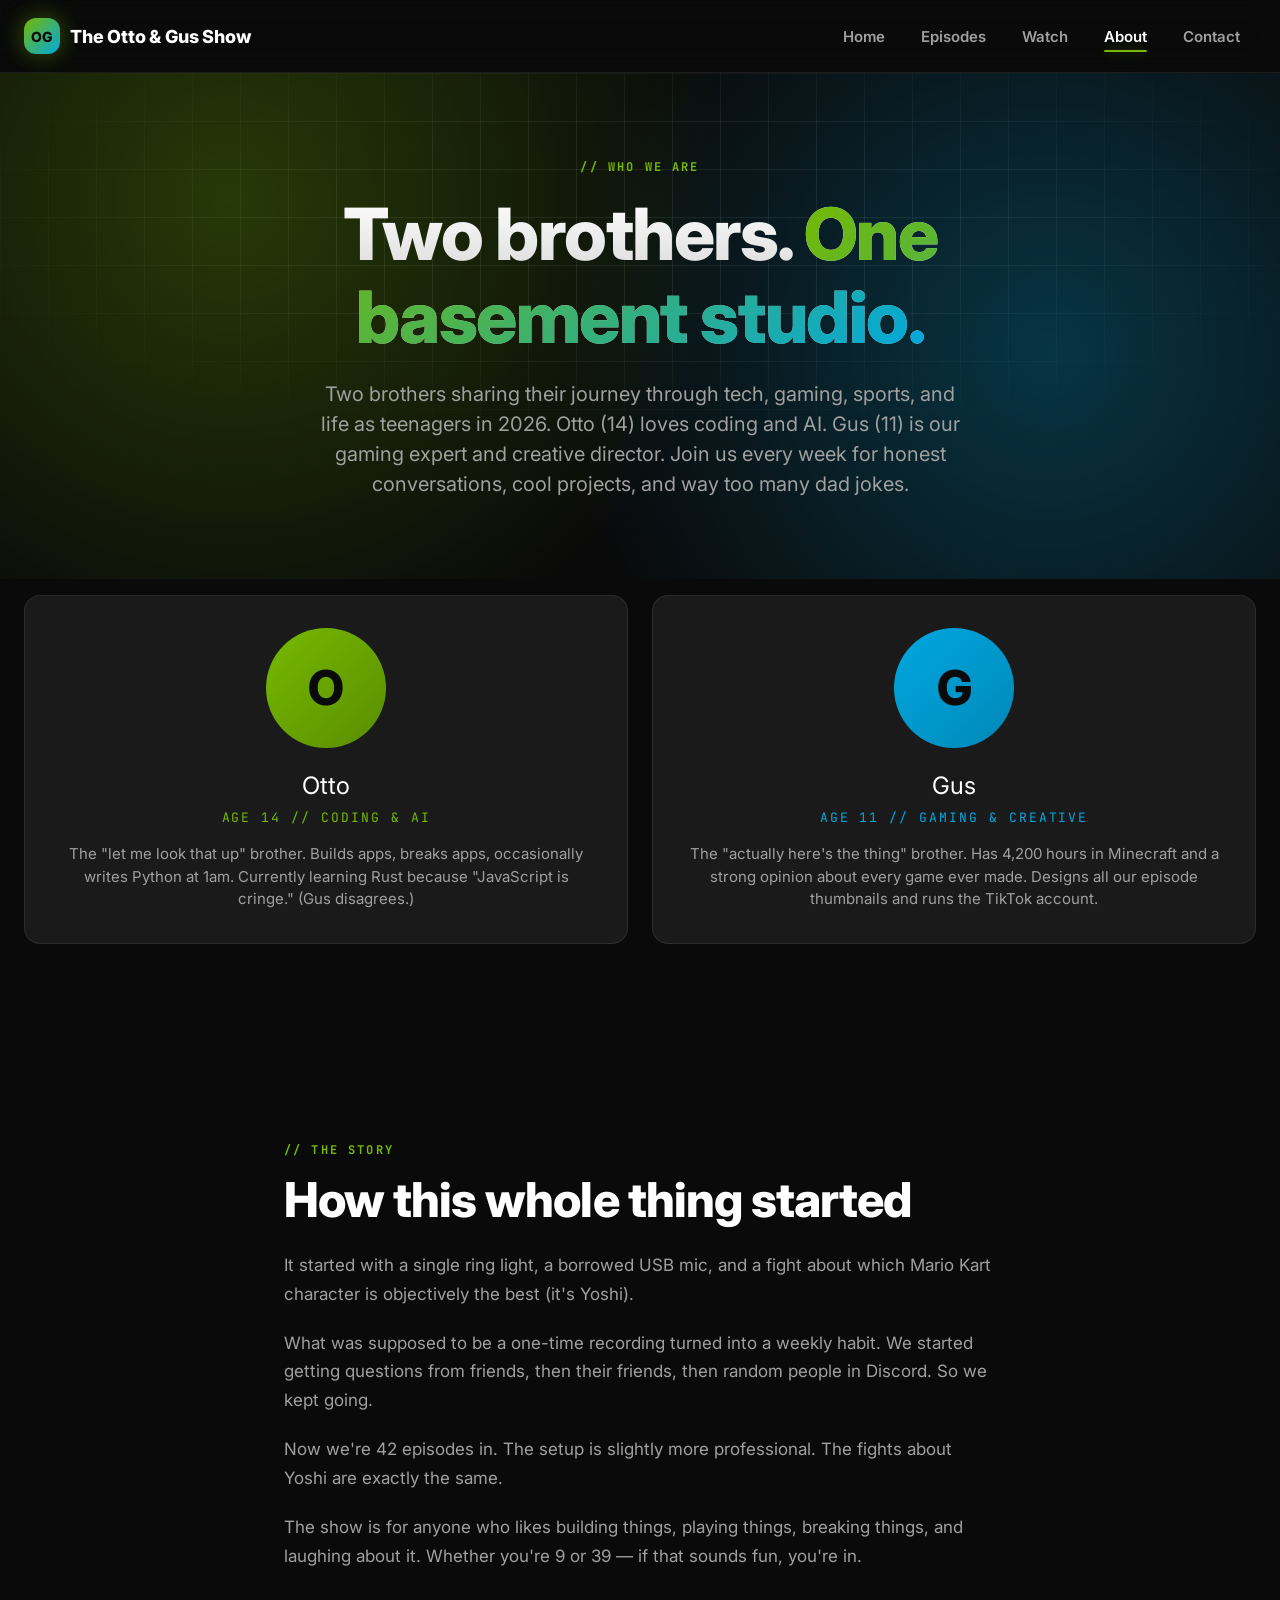
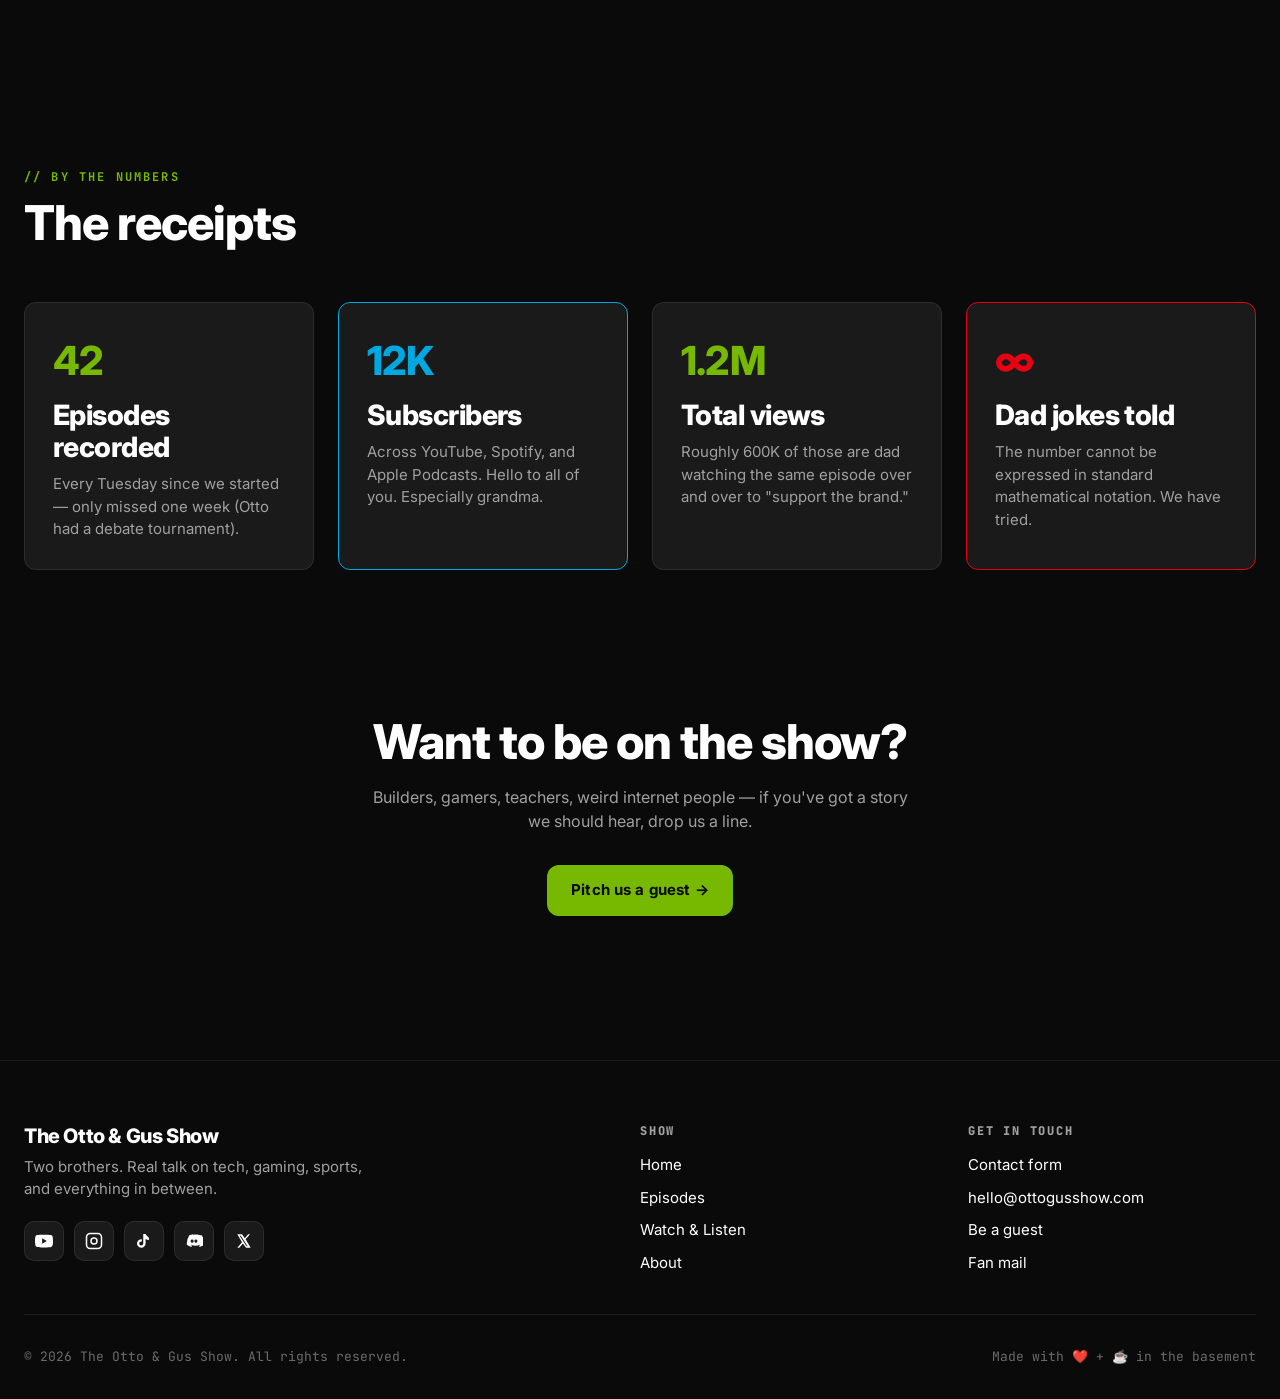
<file: about.html>
<!doctype html>
<html lang="en">
<head>
  <meta charset="utf-8" />
  <meta name="viewport" content="width=device-width, initial-scale=1" />
  <title>About — The Otto & Gus Show</title>
  <meta name="description" content="Two brothers, one podcast. Get to know Otto and Gus." />
  <link rel="stylesheet" href="css/main.css" />
</head>
<body>

  <!-- ==== NAVIGATION ==== -->
  <header class="nav">
    <div class="nav__inner">
      <a class="nav__brand" href="index.html"><span class="nav__logo">OG</span><span>The Otto &amp; Gus Show</span></a>
      <nav>
        <ul class="nav__links">
          <li><a class="nav__link" href="index.html">Home</a></li>
          <li><a class="nav__link" href="episodes.html">Episodes</a></li>
          <li><a class="nav__link" href="watch.html">Watch</a></li>
          <li><a class="nav__link nav__link--active" href="about.html">About</a></li>
          <li><a class="nav__link" href="contact.html">Contact</a></li>
        </ul>
      </nav>
      <button class="nav__toggle" aria-label="Toggle menu" data-nav-toggle>
        <svg width="22" height="22" viewBox="0 0 24 24" fill="none" stroke="currentColor" stroke-width="2.5" stroke-linecap="round"><line x1="3" y1="6" x2="21" y2="6"/><line x1="3" y1="12" x2="21" y2="12"/><line x1="3" y1="18" x2="21" y2="18"/></svg>
      </button>
    </div>
    <div class="nav__mobile" data-nav-mobile>
      <a href="index.html">Home</a>
      <a href="episodes.html">Episodes</a>
      <a href="watch.html">Watch</a>
      <a class="nav__link--active" href="about.html">About</a>
      <a href="contact.html">Contact</a>
    </div>
  </header>

  <!-- ==== INTRO ==== -->
  <section class="hero" style="padding: 5rem 0 3rem;">
    <div class="hero__inner">
      <span class="eyebrow">// Who we are</span>
      <h1 class="hero__title">Two brothers. <span class="hero__title-accent">One basement studio.</span></h1>
      <p class="hero__sub">
        Two brothers sharing their journey through tech, gaming, sports, and life
        as teenagers in 2026. Otto (14) loves coding and AI. Gus (11)
        is our gaming expert and creative director. Join us every week for honest
        conversations, cool projects, and way too many dad jokes.
      </p>
    </div>
  </section>

  <!-- ==== HOSTS ==== -->
  <section style="padding-top: 1rem;">
    <div class="container">
      <div class="host-grid">

        <!-- Otto -->
        <article class="host host--otto">
          <div class="host__avatar">O</div>
          <div class="host__name">Otto</div>
          <div class="host__role">Age 14 // Coding &amp; AI</div>
          <p class="host__bio">
            The "let me look that up" brother. Builds apps, breaks apps,
            occasionally writes Python at 1am. Currently learning Rust because
            "JavaScript is cringe." (Gus disagrees.)
          </p>
        </article>

        <!-- Gus -->
        <article class="host host--gus">
          <div class="host__avatar">G</div>
          <div class="host__name">Gus</div>
          <div class="host__role">Age 11 // Gaming &amp; Creative</div>
          <p class="host__bio">
            The "actually here's the thing" brother. Has 4,200 hours in Minecraft
            and a strong opinion about every game ever made. Designs all our
            episode thumbnails and runs the TikTok account.
          </p>
        </article>

      </div>
    </div>
  </section>

  <!-- ==== STORY ==== -->
  <section>
    <div class="container" style="max-width: 760px;">
      <span class="eyebrow">// The story</span>
      <h2 style="margin: 0.75rem 0 1.5rem;">How this whole thing started</h2>
      <div style="display: flex; flex-direction: column; gap: 1.25rem; color: var(--color-text-muted); font-size: 1.0625rem; line-height: 1.7;">
        <p>It started with a single ring light, a borrowed USB mic, and a fight about which Mario Kart character is objectively the best (it's Yoshi).</p>
        <p>What was supposed to be a one-time recording turned into a weekly habit. We started getting questions from friends, then their friends, then random people in Discord. So we kept going.</p>
        <p>Now we're 42 episodes in. The setup is slightly more professional. The fights about Yoshi are exactly the same.</p>
        <p>The show is for anyone who likes building things, playing things, breaking things, and laughing about it. Whether you're 9 or 39 — if that sounds fun, you're in.</p>
      </div>
    </div>
  </section>

  <!-- ==== FACTS / STATS ==== -->
  <section>
    <div class="container">
      <div class="section-head">
        <div class="section-head__lead">
          <span class="eyebrow">// By the numbers</span>
          <h2>The receipts</h2>
        </div>
      </div>
      <div class="feature-grid">
        <div class="feature">
          <div class="hero__stat-num" style="font-size: 2.5rem;">42</div>
          <h3 style="margin-top: 0.5rem;">Episodes recorded</h3>
          <p>Every Tuesday since we started — only missed one week (Otto had a debate tournament).</p>
        </div>
        <div class="feature" style="border-color: var(--color-interactive);">
          <div class="hero__stat-num" style="font-size: 2.5rem; color: var(--color-interactive);">12K</div>
          <h3 style="margin-top: 0.5rem;">Subscribers</h3>
          <p>Across YouTube, Spotify, and Apple Podcasts. Hello to all of you. Especially grandma.</p>
        </div>
        <div class="feature">
          <div class="hero__stat-num" style="font-size: 2.5rem;">1.2M</div>
          <h3 style="margin-top: 0.5rem;">Total views</h3>
          <p>Roughly 600K of those are dad watching the same episode over and over to "support the brand."</p>
        </div>
        <div class="feature" style="border-color: var(--color-alert);">
          <div class="hero__stat-num" style="font-size: 2.5rem; color: var(--color-alert);">∞</div>
          <h3 style="margin-top: 0.5rem;">Dad jokes told</h3>
          <p>The number cannot be expressed in standard mathematical notation. We have tried.</p>
        </div>
      </div>
    </div>
  </section>

  <!-- ==== CTA ==== -->
  <section style="padding: 3rem 0 5rem;">
    <div class="container center-text">
      <h2 style="margin-bottom: 1rem;">Want to be on the show?</h2>
      <p style="color: var(--color-text-muted); max-width: 540px; margin: 0 auto 2rem;">
        Builders, gamers, teachers, weird internet people — if you've got a story we should hear, drop us a line.
      </p>
      <a class="btn btn--primary" href="contact.html">Pitch us a guest →</a>
    </div>
  </section>

  <!-- ==== FOOTER ==== -->
  <footer class="footer">
    <div class="container">
      <div class="footer__grid">
        <div class="footer__brand">
          <h3>The Otto &amp; Gus Show</h3>
          <p>Two brothers. Real talk on tech, gaming, sports, and everything in between.</p>
          <div class="socials" style="margin-top: 1.25rem;">
            <a class="social" href="#" aria-label="YouTube"><svg width="18" height="18" viewBox="0 0 24 24" fill="currentColor"><path d="M23.5 6.2a3 3 0 0 0-2.1-2.1C19.5 3.5 12 3.5 12 3.5s-7.5 0-9.4.6A3 3 0 0 0 .5 6.2C0 8.1 0 12 0 12s0 3.9.5 5.8a3 3 0 0 0 2.1 2.1c1.9.6 9.4.6 9.4.6s7.5 0 9.4-.6a3 3 0 0 0 2.1-2.1C24 15.9 24 12 24 12s0-3.9-.5-5.8zM9.5 15.6V8.4l6.3 3.6-6.3 3.6z"/></svg></a>
            <a class="social" href="#" aria-label="Instagram"><svg width="18" height="18" viewBox="0 0 24 24" fill="none" stroke="currentColor" stroke-width="2"><rect x="2" y="2" width="20" height="20" rx="5"/><circle cx="12" cy="12" r="4"/></svg></a>
            <a class="social" href="#" aria-label="TikTok"><svg width="18" height="18" viewBox="0 0 24 24" fill="currentColor"><path d="M16.6 5.8a4.8 4.8 0 0 1-2.5-3H11v12.6a2.7 2.7 0 1 1-2.7-2.7 2.6 2.6 0 0 1 .8.1V9.7a5.7 5.7 0 1 0 5 5.7V9.4a7.6 7.6 0 0 0 4.5 1.4V7.5a4.8 4.8 0 0 1-2-1.7z"/></svg></a>
            <a class="social" href="#" aria-label="Discord"><svg width="18" height="18" viewBox="0 0 24 24" fill="currentColor"><path d="M20.3 4.4A19.8 19.8 0 0 0 15.4 3l-.2.4a17.5 17.5 0 0 1 4.5 1.6 16 16 0 0 0-13.4 0 17.7 17.7 0 0 1 4.5-1.6L10.6 3a19.7 19.7 0 0 0-4.9 1.4A20.7 20.7 0 0 0 2.4 17a19.9 19.9 0 0 0 6 3l1.2-1.6a13 13 0 0 1-2-1l.5-.4a14 14 0 0 0 12 0l.5.4a13 13 0 0 1-2 1L19.6 20a19.9 19.9 0 0 0 6-3 20.6 20.6 0 0 0-3.3-12.6zM9.5 14.4a2 2 0 0 1-1.9-2.2 2 2 0 0 1 1.9-2.2 2 2 0 0 1 1.9 2.2 2 2 0 0 1-1.9 2.2zm5 0a2 2 0 0 1-1.9-2.2 2 2 0 0 1 1.9-2.2 2 2 0 0 1 1.9 2.2 2 2 0 0 1-1.9 2.2z"/></svg></a>
            <a class="social" href="#" aria-label="X"><svg width="16" height="16" viewBox="0 0 24 24" fill="currentColor"><path d="M18.244 2H21l-6.566 7.5L22 22h-6.844l-4.797-6.27L4.8 22H2l7.05-8.05L2 2h6.95l4.34 5.74L18.244 2zm-2.4 18h1.6L7.24 4H5.5l10.344 16z"/></svg></a>
          </div>
        </div>
        <div class="footer__col"><h5>Show</h5><ul><li><a href="index.html">Home</a></li><li><a href="episodes.html">Episodes</a></li><li><a href="watch.html">Watch &amp; Listen</a></li><li><a href="about.html">About</a></li></ul></div>
        <div class="footer__col"><h5>Get in touch</h5><ul><li><a href="contact.html">Contact form</a></li><li><a href="mailto:hello@ottogusshow.com">hello@ottogusshow.com</a></li><li><a href="contact.html">Be a guest</a></li><li><a href="contact.html">Fan mail</a></li></ul></div>
      </div>
      <div class="footer__bottom"><span>© 2026 The Otto &amp; Gus Show. All rights reserved.</span><span>Made with ❤️ + ☕ in the basement</span></div>
    </div>
  </footer>

  <script src="js/script.js" defer></script>
</body>
</html>
</file>
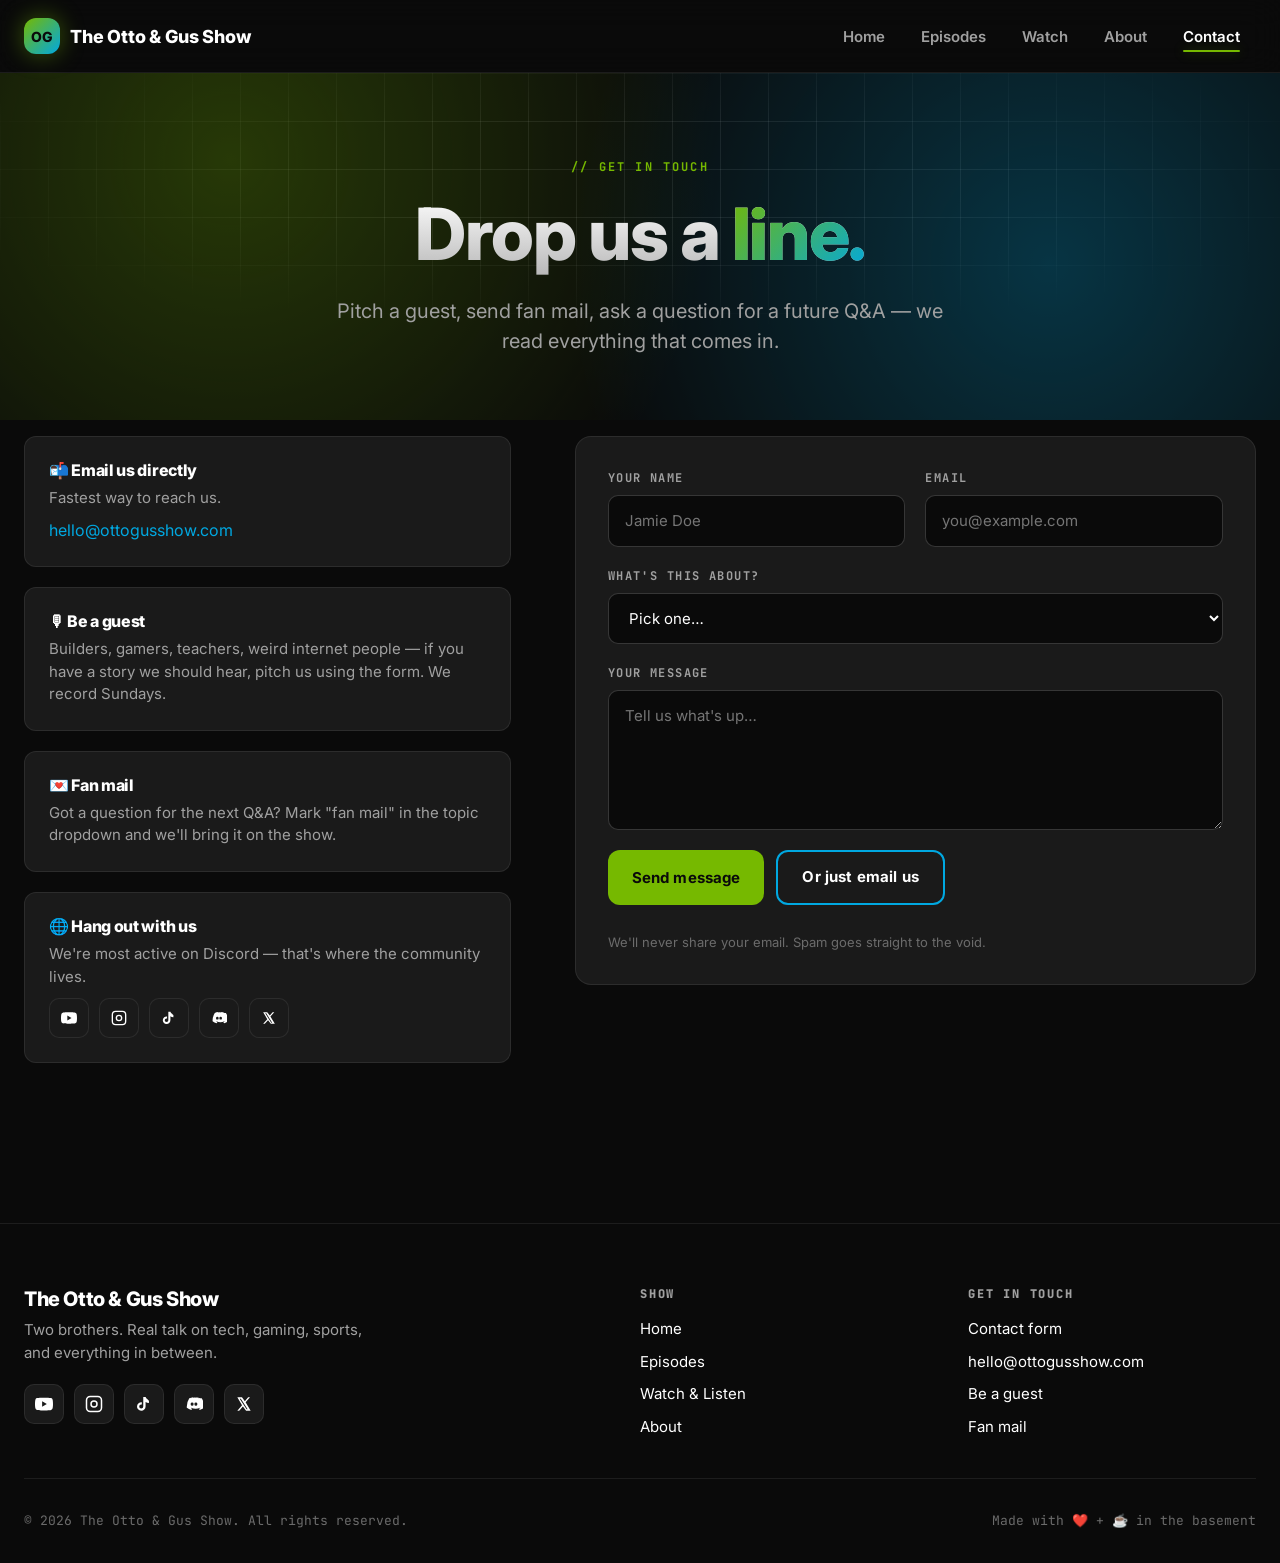
<file: contact.html>
<!doctype html>
<html lang="en">
<head>
  <meta charset="utf-8" />
  <meta name="viewport" content="width=device-width, initial-scale=1" />
  <title>Contact — The Otto & Gus Show</title>
  <meta name="description" content="Pitch a guest, send fan mail, or just say hi." />
  <link rel="stylesheet" href="css/main.css" />
</head>
<body>

  <!-- ==== NAVIGATION ==== -->
  <header class="nav">
    <div class="nav__inner">
      <a class="nav__brand" href="index.html"><span class="nav__logo">OG</span><span>The Otto &amp; Gus Show</span></a>
      <nav>
        <ul class="nav__links">
          <li><a class="nav__link" href="index.html">Home</a></li>
          <li><a class="nav__link" href="episodes.html">Episodes</a></li>
          <li><a class="nav__link" href="watch.html">Watch</a></li>
          <li><a class="nav__link" href="about.html">About</a></li>
          <li><a class="nav__link nav__link--active" href="contact.html">Contact</a></li>
        </ul>
      </nav>
      <button class="nav__toggle" aria-label="Toggle menu" data-nav-toggle>
        <svg width="22" height="22" viewBox="0 0 24 24" fill="none" stroke="currentColor" stroke-width="2.5" stroke-linecap="round"><line x1="3" y1="6" x2="21" y2="6"/><line x1="3" y1="12" x2="21" y2="12"/><line x1="3" y1="18" x2="21" y2="18"/></svg>
      </button>
    </div>
    <div class="nav__mobile" data-nav-mobile>
      <a href="index.html">Home</a>
      <a href="episodes.html">Episodes</a>
      <a href="watch.html">Watch</a>
      <a href="about.html">About</a>
      <a class="nav__link--active" href="contact.html">Contact</a>
    </div>
  </header>

  <!-- ==== INTRO ==== -->
  <section class="hero" style="padding: 5rem 0 2rem;">
    <div class="hero__inner">
      <span class="eyebrow">// Get in touch</span>
      <h1 class="hero__title">Drop us a <span class="hero__title-accent">line.</span></h1>
      <p class="hero__sub">Pitch a guest, send fan mail, ask a question for a future Q&amp;A — we read everything that comes in.</p>
    </div>
  </section>

  <!-- ============================================================
       CONTACT — form + sidebar info
       The form below is a static demo. To wire it to a real
       handler (Formspree, Netlify Forms, your own API), update
       the <form action> attribute. See CUSTOMIZATION-GUIDE.md.
       ============================================================ -->
  <section style="padding-top: 1rem;">
    <div class="container">
      <div class="contact-shell">

        <!-- Sidebar info -->
        <aside class="contact-info">
          <div class="info-card">
            <h4>📬 Email us directly</h4>
            <p style="margin-bottom: 0.5rem;">Fastest way to reach us.</p>
            <a href="mailto:hello@ottogusshow.com">hello@ottogusshow.com</a>
          </div>
          <div class="info-card">
            <h4>🎙 Be a guest</h4>
            <p>Builders, gamers, teachers, weird internet people — if you have a story we should hear, pitch us using the form. We record Sundays.</p>
          </div>
          <div class="info-card">
            <h4>💌 Fan mail</h4>
            <p>Got a question for the next Q&amp;A? Mark "fan mail" in the topic dropdown and we'll bring it on the show.</p>
          </div>
          <div class="info-card">
            <h4>🌐 Hang out with us</h4>
            <p style="margin-bottom: 0.625rem;">We're most active on Discord — that's where the community lives.</p>
            <div class="socials">
              <a class="social" href="#" aria-label="YouTube"><svg width="16" height="16" viewBox="0 0 24 24" fill="currentColor"><path d="M23.5 6.2a3 3 0 0 0-2.1-2.1C19.5 3.5 12 3.5 12 3.5s-7.5 0-9.4.6A3 3 0 0 0 .5 6.2C0 8.1 0 12 0 12s0 3.9.5 5.8a3 3 0 0 0 2.1 2.1c1.9.6 9.4.6 9.4.6s7.5 0 9.4-.6a3 3 0 0 0 2.1-2.1C24 15.9 24 12 24 12s0-3.9-.5-5.8zM9.5 15.6V8.4l6.3 3.6-6.3 3.6z"/></svg></a>
              <a class="social" href="#" aria-label="Instagram"><svg width="16" height="16" viewBox="0 0 24 24" fill="none" stroke="currentColor" stroke-width="2"><rect x="2" y="2" width="20" height="20" rx="5"/><circle cx="12" cy="12" r="4"/></svg></a>
              <a class="social" href="#" aria-label="TikTok"><svg width="16" height="16" viewBox="0 0 24 24" fill="currentColor"><path d="M16.6 5.8a4.8 4.8 0 0 1-2.5-3H11v12.6a2.7 2.7 0 1 1-2.7-2.7 2.6 2.6 0 0 1 .8.1V9.7a5.7 5.7 0 1 0 5 5.7V9.4a7.6 7.6 0 0 0 4.5 1.4V7.5a4.8 4.8 0 0 1-2-1.7z"/></svg></a>
              <a class="social" href="#" aria-label="Discord"><svg width="16" height="16" viewBox="0 0 24 24" fill="currentColor"><path d="M20.3 4.4A19.8 19.8 0 0 0 15.4 3l-.2.4a17.5 17.5 0 0 1 4.5 1.6 16 16 0 0 0-13.4 0 17.7 17.7 0 0 1 4.5-1.6L10.6 3a19.7 19.7 0 0 0-4.9 1.4A20.7 20.7 0 0 0 2.4 17a19.9 19.9 0 0 0 6 3l1.2-1.6a13 13 0 0 1-2-1l.5-.4a14 14 0 0 0 12 0l.5.4a13 13 0 0 1-2 1L19.6 20a19.9 19.9 0 0 0 6-3 20.6 20.6 0 0 0-3.3-12.6zM9.5 14.4a2 2 0 0 1-1.9-2.2 2 2 0 0 1 1.9-2.2 2 2 0 0 1 1.9 2.2 2 2 0 0 1-1.9 2.2zm5 0a2 2 0 0 1-1.9-2.2 2 2 0 0 1 1.9-2.2 2 2 0 0 1 1.9 2.2 2 2 0 0 1-1.9 2.2z"/></svg></a>
              <a class="social" href="#" aria-label="X"><svg width="14" height="14" viewBox="0 0 24 24" fill="currentColor"><path d="M18.244 2H21l-6.566 7.5L22 22h-6.844l-4.797-6.27L4.8 22H2l7.05-8.05L2 2h6.95l4.34 5.74L18.244 2zm-2.4 18h1.6L7.24 4H5.5l10.344 16z"/></svg></a>
            </div>
          </div>
        </aside>

        <!-- Form -->
        <form class="form" data-contact-form>
          <div class="form__success" data-success>
            ✅ Thanks! Your message hit our inbox. We'll get back to you within a few days.
          </div>

          <div class="form__row form__row--two">
            <div class="field">
              <label for="name">Your name</label>
              <input id="name" name="name" type="text" required placeholder="Jamie Doe" />
            </div>
            <div class="field">
              <label for="email">Email</label>
              <input id="email" name="email" type="email" required placeholder="you@example.com" />
            </div>
          </div>

          <div class="field">
            <label for="topic">What's this about?</label>
            <select id="topic" name="topic" required>
              <option value="">Pick one…</option>
              <option value="guest">🎙 I want to pitch a guest</option>
              <option value="fanmail">💌 Fan mail / Q&amp;A question</option>
              <option value="business">💼 Business / sponsorship</option>
              <option value="other">🌀 Something else</option>
            </select>
          </div>

          <div class="field">
            <label for="message">Your message</label>
            <textarea id="message" name="message" required placeholder="Tell us what's up…"></textarea>
          </div>

          <div style="display: flex; gap: 0.75rem; flex-wrap: wrap;">
            <button class="btn btn--primary" type="submit">Send message</button>
            <a class="btn btn--secondary" href="mailto:hello@ottogusshow.com">Or just email us</a>
          </div>

          <p style="font-size: 0.8125rem; color: var(--color-text-faint); margin-top: 0.5rem;">
            We'll never share your email. Spam goes straight to the void.
          </p>
        </form>

      </div>
    </div>
  </section>

  <!-- ==== FOOTER ==== -->
  <footer class="footer">
    <div class="container">
      <div class="footer__grid">
        <div class="footer__brand">
          <h3>The Otto &amp; Gus Show</h3>
          <p>Two brothers. Real talk on tech, gaming, sports, and everything in between.</p>
          <div class="socials" style="margin-top: 1.25rem;">
            <a class="social" href="#" aria-label="YouTube"><svg width="18" height="18" viewBox="0 0 24 24" fill="currentColor"><path d="M23.5 6.2a3 3 0 0 0-2.1-2.1C19.5 3.5 12 3.5 12 3.5s-7.5 0-9.4.6A3 3 0 0 0 .5 6.2C0 8.1 0 12 0 12s0 3.9.5 5.8a3 3 0 0 0 2.1 2.1c1.9.6 9.4.6 9.4.6s7.5 0 9.4-.6a3 3 0 0 0 2.1-2.1C24 15.9 24 12 24 12s0-3.9-.5-5.8zM9.5 15.6V8.4l6.3 3.6-6.3 3.6z"/></svg></a>
            <a class="social" href="#" aria-label="Instagram"><svg width="18" height="18" viewBox="0 0 24 24" fill="none" stroke="currentColor" stroke-width="2"><rect x="2" y="2" width="20" height="20" rx="5"/><circle cx="12" cy="12" r="4"/></svg></a>
            <a class="social" href="#" aria-label="TikTok"><svg width="18" height="18" viewBox="0 0 24 24" fill="currentColor"><path d="M16.6 5.8a4.8 4.8 0 0 1-2.5-3H11v12.6a2.7 2.7 0 1 1-2.7-2.7 2.6 2.6 0 0 1 .8.1V9.7a5.7 5.7 0 1 0 5 5.7V9.4a7.6 7.6 0 0 0 4.5 1.4V7.5a4.8 4.8 0 0 1-2-1.7z"/></svg></a>
            <a class="social" href="#" aria-label="Discord"><svg width="18" height="18" viewBox="0 0 24 24" fill="currentColor"><path d="M20.3 4.4A19.8 19.8 0 0 0 15.4 3l-.2.4a17.5 17.5 0 0 1 4.5 1.6 16 16 0 0 0-13.4 0 17.7 17.7 0 0 1 4.5-1.6L10.6 3a19.7 19.7 0 0 0-4.9 1.4A20.7 20.7 0 0 0 2.4 17a19.9 19.9 0 0 0 6 3l1.2-1.6a13 13 0 0 1-2-1l.5-.4a14 14 0 0 0 12 0l.5.4a13 13 0 0 1-2 1L19.6 20a19.9 19.9 0 0 0 6-3 20.6 20.6 0 0 0-3.3-12.6zM9.5 14.4a2 2 0 0 1-1.9-2.2 2 2 0 0 1 1.9-2.2 2 2 0 0 1 1.9 2.2 2 2 0 0 1-1.9 2.2zm5 0a2 2 0 0 1-1.9-2.2 2 2 0 0 1 1.9-2.2 2 2 0 0 1 1.9 2.2 2 2 0 0 1-1.9 2.2z"/></svg></a>
            <a class="social" href="#" aria-label="X"><svg width="16" height="16" viewBox="0 0 24 24" fill="currentColor"><path d="M18.244 2H21l-6.566 7.5L22 22h-6.844l-4.797-6.27L4.8 22H2l7.05-8.05L2 2h6.95l4.34 5.74L18.244 2zm-2.4 18h1.6L7.24 4H5.5l10.344 16z"/></svg></a>
          </div>
        </div>
        <div class="footer__col"><h5>Show</h5><ul><li><a href="index.html">Home</a></li><li><a href="episodes.html">Episodes</a></li><li><a href="watch.html">Watch &amp; Listen</a></li><li><a href="about.html">About</a></li></ul></div>
        <div class="footer__col"><h5>Get in touch</h5><ul><li><a href="contact.html">Contact form</a></li><li><a href="mailto:hello@ottogusshow.com">hello@ottogusshow.com</a></li><li><a href="contact.html">Be a guest</a></li><li><a href="contact.html">Fan mail</a></li></ul></div>
      </div>
      <div class="footer__bottom"><span>© 2026 The Otto &amp; Gus Show. All rights reserved.</span><span>Made with ❤️ + ☕ in the basement</span></div>
    </div>
  </footer>

  <script src="js/script.js" defer></script>
</body>
</html>
</file>
<file: css/main.css>
/* ============================================================
   main.css — The Otto & Gus Show
   ------------------------------------------------------------
   All layout, components, and animations live here.
   Colors live in colors.css — don't put hex codes in this file.
   ============================================================ */

@import url("colors.css");
@import url("https://fonts.googleapis.com/css2?family=Inter:wght@400;500;600;700;800&family=JetBrains+Mono:wght@400;700&display=swap");

/* ============================================================
   1. RESET & BASE
   ============================================================ */
*, *::before, *::after { box-sizing: border-box; margin: 0; padding: 0; }

html { scroll-behavior: smooth; }

body {
  font-family: "Inter", -apple-system, BlinkMacSystemFont, "Segoe UI", Arial, sans-serif;
  background: var(--color-bg);
  color: var(--color-text);
  line-height: 1.5;
  -webkit-font-smoothing: antialiased;
  text-rendering: optimizeLegibility;
  overflow-x: hidden;
}

img { max-width: 100%; display: block; }
a { color: var(--color-interactive); text-decoration: none; transition: color 0.2s ease; }
a:hover { color: var(--color-primary); }
button { font-family: inherit; cursor: pointer; border: none; background: none; color: inherit; }

/* ============================================================
   2. TYPOGRAPHY
   ------------------------------------------------------------
   Tech-forward, gaming-meets-startup feel.
   Inter for everything; JetBrains Mono for tags/badges.
   ============================================================ */
h1, h2, h3, h4, h5, h6 {
  font-weight: 800;
  line-height: 1.15;
  letter-spacing: -0.02em;
}
h1 { font-size: clamp(2.25rem, 5vw + 1rem, 4.5rem); }
h2 { font-size: clamp(1.75rem, 3vw + 1rem, 3rem); }
h3 { font-size: clamp(1.25rem, 1.5vw + 1rem, 1.75rem); }

.eyebrow {
  font-family: "JetBrains Mono", monospace;
  font-size: 0.75rem;
  font-weight: 700;
  letter-spacing: 0.18em;
  text-transform: uppercase;
  color: var(--color-primary);
  display: inline-block;
}

.text-muted { color: var(--color-text-muted); }
.text-mono { font-family: "JetBrains Mono", monospace; }

/* ============================================================
   3. LAYOUT — container & section rhythm
   ============================================================ */
.container {
  width: 100%;
  max-width: 1280px;
  margin: 0 auto;
  padding: 0 1.5rem;
}

section { padding: 5rem 0; }
@media (min-width: 768px) { section { padding: 6rem 0; } }

/* ============================================================
   4. NAVIGATION BAR
   ------------------------------------------------------------
   Sticky glass-blur top bar. Active page link gets an
   NVIDIA-green underline glow.
   ============================================================ */
.nav {
  position: sticky;
  top: 0;
  z-index: 100;
  backdrop-filter: blur(16px);
  -webkit-backdrop-filter: blur(16px);
  background: var(--color-surface-overlay);
  border-bottom: 1px solid var(--color-border);
}

.nav__inner {
  display: flex;
  align-items: center;
  justify-content: space-between;
  height: 72px;
  max-width: 1280px;
  margin: 0 auto;
  padding: 0 1.5rem;
}

.nav__brand {
  display: flex;
  align-items: center;
  gap: 0.625rem;
  font-weight: 800;
  font-size: 1.125rem;
  letter-spacing: -0.01em;
  color: var(--color-text);
}
.nav__brand:hover { color: var(--color-text); }

.nav__logo {
  width: 36px;
  height: 36px;
  border-radius: 12px;
  background: linear-gradient(135deg, var(--color-primary), var(--color-interactive));
  display: grid;
  place-items: center;
  color: var(--color-bg);
  font-weight: 800;
  font-size: 0.875rem;
  box-shadow: 0 0 24px var(--color-glow-primary);
}

.nav__links {
  display: none;
  gap: 0.25rem;
  list-style: none;
}
@media (min-width: 768px) { .nav__links { display: flex; } }

.nav__link {
  position: relative;
  padding: 0.625rem 1rem;
  border-radius: 10px;
  font-size: 0.9375rem;
  font-weight: 600;
  color: var(--color-text-muted);
  transition: color 0.2s ease, background 0.2s ease;
}
.nav__link:hover { color: var(--color-text); background: var(--color-surface); }

.nav__link--active {
  color: var(--color-text);
}
.nav__link--active::after {
  content: "";
  position: absolute;
  left: 1rem;
  right: 1rem;
  bottom: 4px;
  height: 2px;
  background: var(--color-primary);
  border-radius: 2px;
  box-shadow: 0 0 12px var(--color-glow-primary);
}

.nav__toggle {
  display: grid;
  place-items: center;
  width: 40px;
  height: 40px;
  border-radius: 10px;
  color: var(--color-text);
}
.nav__toggle:hover { background: var(--color-surface); }
@media (min-width: 768px) { .nav__toggle { display: none; } }

.nav__mobile {
  display: none;
  flex-direction: column;
  gap: 0.25rem;
  padding: 1rem 1.5rem 1.5rem;
  border-top: 1px solid var(--color-border);
}
.nav__mobile.is-open { display: flex; }
.nav__mobile a {
  padding: 0.875rem 1rem;
  border-radius: 10px;
  font-weight: 600;
  color: var(--color-text-muted);
}
.nav__mobile a:hover { color: var(--color-text); background: var(--color-surface); }
.nav__mobile a.nav__link--active { color: var(--color-text); background: var(--color-surface); border-left: 3px solid var(--color-primary); }

/* ============================================================
   5. BUTTONS
   ============================================================ */
.btn {
  display: inline-flex;
  align-items: center;
  justify-content: center;
  gap: 0.5rem;
  padding: 0.875rem 1.5rem;
  border-radius: 12px;
  font-weight: 700;
  font-size: 0.9375rem;
  letter-spacing: 0.01em;
  transition: transform 0.2s ease, box-shadow 0.2s ease, background 0.2s ease;
  white-space: nowrap;
}

.btn--primary {
  background: var(--color-primary);
  color: var(--color-bg);
  box-shadow: 0 0 0 var(--color-glow-primary);
}
.btn--primary:hover {
  background: var(--color-nvidia-green-dark);
  color: var(--color-bg);
  transform: translateY(-2px) scale(1.02);
  box-shadow: 0 8px 32px var(--color-glow-primary);
}

.btn--secondary {
  background: transparent;
  color: var(--color-text);
  border: 2px solid var(--color-interactive);
}
.btn--secondary:hover {
  background: var(--color-interactive);
  color: var(--color-bg);
  transform: translateY(-2px) scale(1.02);
  box-shadow: 0 8px 32px var(--color-glow-interactive);
}

.btn--alert {
  background: var(--color-alert);
  color: #fff;
}
.btn--alert:hover {
  background: var(--color-nintendo-red-dark);
  color: #fff;
  transform: translateY(-2px) scale(1.02);
  box-shadow: 0 8px 32px var(--color-glow-alert);
}

.btn--ghost {
  color: var(--color-interactive);
  padding: 0.625rem 0;
  border-radius: 0;
}
.btn--ghost:hover { color: var(--color-primary); transform: translateX(4px); }

.btn--sm { padding: 0.625rem 1rem; font-size: 0.8125rem; }

/* ============================================================
   6. BADGES
   ============================================================ */
.badge {
  display: inline-flex;
  align-items: center;
  gap: 0.375rem;
  padding: 0.3125rem 0.625rem;
  border-radius: 999px;
  font-family: "JetBrains Mono", monospace;
  font-size: 0.6875rem;
  font-weight: 700;
  letter-spacing: 0.1em;
  text-transform: uppercase;
}

.badge--new {
  background: var(--color-alert);
  color: #fff;
  animation: pulse-red 1.6s ease-in-out infinite;
}

.badge--live {
  background: var(--color-alert);
  color: #fff;
}
.badge--live::before {
  content: "";
  width: 6px;
  height: 6px;
  border-radius: 50%;
  background: #fff;
  animation: pulse-dot 1s ease-in-out infinite;
}

.badge--neutral {
  background: var(--color-surface-elevated);
  color: var(--color-text-muted);
  border: 1px solid var(--color-border-strong);
}

.badge--green {
  background: rgba(118, 185, 0, 0.12);
  color: var(--color-primary);
  border: 1px solid var(--color-primary);
}

.badge--cyan {
  background: rgba(0, 168, 225, 0.12);
  color: var(--color-interactive);
  border: 1px solid var(--color-interactive);
}

@keyframes pulse-red {
  0%, 100% { box-shadow: 0 0 0 0 var(--color-glow-alert); }
  50%      { box-shadow: 0 0 0 10px rgba(230, 0, 18, 0); }
}
@keyframes pulse-dot {
  0%, 100% { opacity: 1; transform: scale(1); }
  50%      { opacity: 0.6; transform: scale(0.85); }
}

/* ============================================================
   7. HERO — landing page hero section
   ============================================================ */
.hero {
  position: relative;
  padding: 6rem 0 5rem;
  overflow: hidden;
  isolation: isolate;
}

/* Subtle tech grid pattern overlay */
.hero::before {
  content: "";
  position: absolute;
  inset: 0;
  background-image:
    linear-gradient(var(--color-border) 1px, transparent 1px),
    linear-gradient(90deg, var(--color-border) 1px, transparent 1px);
  background-size: 48px 48px;
  mask-image: radial-gradient(ellipse 80% 60% at 50% 30%, #000 30%, transparent 75%);
  -webkit-mask-image: radial-gradient(ellipse 80% 60% at 50% 30%, #000 30%, transparent 75%);
  z-index: -2;
}

/* Soft colored glows behind the hero */
.hero::after {
  content: "";
  position: absolute;
  inset: 0;
  background:
    radial-gradient(circle at 18% 25%, var(--color-glow-primary), transparent 45%),
    radial-gradient(circle at 82% 55%, var(--color-glow-interactive), transparent 45%);
  opacity: 0.6;
  z-index: -1;
  pointer-events: none;
}

.hero__inner {
  max-width: 880px;
  margin: 0 auto;
  text-align: center;
  padding: 0 1.5rem;
}

.hero__title {
  margin: 1rem 0 1.25rem;
  background: linear-gradient(180deg, #fff 0%, #b8b8b8 100%);
  -webkit-background-clip: text;
  background-clip: text;
  -webkit-text-fill-color: transparent;
}

.hero__title-accent {
  background: linear-gradient(135deg, var(--color-primary) 0%, var(--color-interactive) 100%);
  -webkit-background-clip: text;
  background-clip: text;
  -webkit-text-fill-color: transparent;
}

.hero__sub {
  font-size: clamp(1rem, 1vw + 0.75rem, 1.25rem);
  color: var(--color-text-muted);
  max-width: 640px;
  margin: 0 auto 2rem;
}

.hero__ctas {
  display: flex;
  flex-wrap: wrap;
  gap: 0.875rem;
  justify-content: center;
}

.hero__stats {
  display: flex;
  flex-wrap: wrap;
  justify-content: center;
  gap: 2.5rem;
  margin-top: 4rem;
  padding-top: 3rem;
  border-top: 1px solid var(--color-border);
}
.hero__stat-num {
  font-size: 2.25rem;
  font-weight: 800;
  color: var(--color-primary);
  letter-spacing: -0.02em;
}
.hero__stat-label {
  font-size: 0.8125rem;
  color: var(--color-text-muted);
  font-family: "JetBrains Mono", monospace;
  text-transform: uppercase;
  letter-spacing: 0.15em;
}

/* ============================================================
   8. SECTION HEADER
   ============================================================ */
.section-head {
  display: flex;
  flex-wrap: wrap;
  justify-content: space-between;
  align-items: flex-end;
  gap: 1.5rem;
  margin-bottom: 2.5rem;
}
.section-head__lead { max-width: 640px; }
.section-head__lead h2 { margin: 0.5rem 0 0.75rem; }
.section-head__lead p { color: var(--color-text-muted); }

/* ============================================================
   9. EPISODE CARD
   ------------------------------------------------------------
   The signature reusable component. Copy the full <article> block
   from any HTML page to add a new episode.
   ============================================================ */
.episode-grid {
  display: grid;
  grid-template-columns: repeat(auto-fill, minmax(300px, 1fr));
  gap: 1.5rem;
}

.episode-card {
  position: relative;
  background: var(--color-surface);
  border: 1px solid var(--color-border);
  border-radius: 12px;
  overflow: hidden;
  transition: transform 0.3s ease, box-shadow 0.3s ease, border-color 0.3s ease;
  display: flex;
  flex-direction: column;
}
.episode-card:hover {
  transform: translateY(-6px) scale(1.015);
  border-color: var(--color-primary);
  box-shadow:
    0 16px 40px rgba(0, 0, 0, 0.5),
    0 0 0 1px var(--color-glow-primary),
    0 0 32px var(--color-glow-primary);
}

.episode-card--featured {
  grid-column: 1 / -1;
}
@media (min-width: 768px) {
  .episode-card--featured { grid-column: span 2; }
  .episode-card--featured .episode-card__media { aspect-ratio: 16 / 9; }
}

.episode-card__media {
  position: relative;
  aspect-ratio: 16 / 9;
  overflow: hidden;
  background: var(--color-surface-elevated);
}
.episode-card__media img {
  width: 100%;
  height: 100%;
  object-fit: cover;
  transition: transform 0.5s ease;
}
.episode-card:hover .episode-card__media img { transform: scale(1.06); }

.episode-card__media::after {
  content: "";
  position: absolute;
  inset: 0;
  background: linear-gradient(180deg, transparent 40%, rgba(10, 10, 10, 0.85) 100%);
  opacity: 0;
  transition: opacity 0.3s ease;
}
.episode-card:hover .episode-card__media::after { opacity: 1; }

.episode-card__play {
  position: absolute;
  inset: 0;
  display: grid;
  place-items: center;
  opacity: 0;
  transition: opacity 0.3s ease;
}
.episode-card:hover .episode-card__play { opacity: 1; }
.episode-card__play span {
  width: 64px;
  height: 64px;
  border-radius: 50%;
  background: var(--color-primary);
  color: var(--color-bg);
  display: grid;
  place-items: center;
  box-shadow: 0 8px 32px var(--color-glow-primary);
}

.episode-card__badges {
  position: absolute;
  top: 12px;
  left: 12px;
  display: flex;
  gap: 0.5rem;
  z-index: 2;
}

.episode-card__duration {
  position: absolute;
  bottom: 12px;
  right: 12px;
  padding: 4px 10px;
  border-radius: 6px;
  background: rgba(10, 10, 10, 0.85);
  backdrop-filter: blur(8px);
  font-family: "JetBrains Mono", monospace;
  font-size: 0.75rem;
  font-weight: 700;
  z-index: 2;
}

.episode-card__body {
  padding: 1.25rem 1.25rem 1.5rem;
  display: flex;
  flex-direction: column;
  gap: 0.625rem;
  flex: 1;
}
.episode-card__meta {
  display: flex;
  align-items: center;
  gap: 0.625rem;
  font-family: "JetBrains Mono", monospace;
  font-size: 0.75rem;
  color: var(--color-text-muted);
  text-transform: uppercase;
  letter-spacing: 0.1em;
}
.episode-card__meta-dot {
  width: 4px;
  height: 4px;
  border-radius: 50%;
  background: var(--color-text-muted);
}
.episode-card__title {
  font-size: 1.125rem;
  font-weight: 700;
  color: var(--color-text);
  letter-spacing: -0.01em;
  line-height: 1.3;
}
.episode-card__desc {
  color: var(--color-text-muted);
  font-size: 0.9375rem;
  line-height: 1.55;
}
.episode-card__footer {
  margin-top: auto;
  padding-top: 0.75rem;
  display: flex;
  align-items: center;
  justify-content: space-between;
}
.episode-card__num {
  font-family: "JetBrains Mono", monospace;
  font-size: 0.6875rem;
  font-weight: 700;
  color: var(--color-text-faint);
  letter-spacing: 0.15em;
}

/* ============================================================
   10. INTRO / FEATURE GRID
   ============================================================ */
.feature-grid {
  display: grid;
  grid-template-columns: repeat(auto-fit, minmax(260px, 1fr));
  gap: 1.5rem;
}
.feature {
  padding: 1.75rem;
  background: var(--color-surface);
  border: 1px solid var(--color-border);
  border-radius: 12px;
  transition: transform 0.3s ease, border-color 0.3s ease, box-shadow 0.3s ease;
}
.feature:hover {
  transform: translateY(-4px);
  border-color: var(--color-interactive);
  box-shadow: 0 12px 32px var(--color-glow-interactive);
}
.feature__icon {
  display: grid;
  place-items: center;
  width: 48px;
  height: 48px;
  margin-bottom: 1rem;
  border-radius: 12px;
  background: rgba(118, 185, 0, 0.12);
  color: var(--color-primary);
  border: 1px solid rgba(118, 185, 0, 0.3);
}
.feature h3 { margin-bottom: 0.625rem; }
.feature p { color: var(--color-text-muted); font-size: 0.9375rem; }

/* ============================================================
   11. ABOUT — host cards
   ============================================================ */
.host-grid {
  display: grid;
  grid-template-columns: repeat(auto-fit, minmax(280px, 1fr));
  gap: 1.5rem;
}
.host {
  background: var(--color-surface);
  border: 1px solid var(--color-border);
  border-radius: 16px;
  padding: 2rem;
  text-align: center;
  transition: transform 0.3s ease, border-color 0.3s ease, box-shadow 0.3s ease;
}
.host:hover {
  transform: translateY(-4px);
  box-shadow: 0 12px 32px rgba(0, 0, 0, 0.4);
}
.host--otto:hover { border-color: var(--color-primary); box-shadow: 0 12px 32px var(--color-glow-primary); }
.host--gus:hover  { border-color: var(--color-interactive); box-shadow: 0 12px 32px var(--color-glow-interactive); }

.host__avatar {
  width: 120px;
  height: 120px;
  border-radius: 50%;
  margin: 0 auto 1.25rem;
  display: grid;
  place-items: center;
  font-size: 3rem;
  font-weight: 800;
  color: var(--color-bg);
}
.host--otto .host__avatar { background: linear-gradient(135deg, var(--color-primary), var(--color-nvidia-green-dark)); }
.host--gus .host__avatar  { background: linear-gradient(135deg, var(--color-interactive), var(--color-ps-cyan-dark)); }

.host__name { font-size: 1.5rem; margin-bottom: 0.25rem; }
.host__role {
  font-family: "JetBrains Mono", monospace;
  font-size: 0.8125rem;
  text-transform: uppercase;
  letter-spacing: 0.15em;
  margin-bottom: 1rem;
}
.host--otto .host__role { color: var(--color-primary); }
.host--gus .host__role  { color: var(--color-interactive); }
.host__bio { color: var(--color-text-muted); font-size: 0.9375rem; }

/* ============================================================
   12. WATCH — embedded YouTube + listen-on links
   ============================================================ */
.video-frame {
  position: relative;
  aspect-ratio: 16 / 9;
  border-radius: 16px;
  overflow: hidden;
  border: 1px solid var(--color-border-strong);
  box-shadow:
    0 0 0 1px var(--color-glow-primary),
    0 16px 64px rgba(0, 0, 0, 0.5);
}
.video-frame iframe {
  position: absolute;
  inset: 0;
  width: 100%;
  height: 100%;
  border: 0;
}

.platform-grid {
  display: grid;
  grid-template-columns: repeat(auto-fit, minmax(180px, 1fr));
  gap: 1rem;
  margin-top: 2.5rem;
}
.platform {
  display: flex;
  align-items: center;
  gap: 0.875rem;
  padding: 1rem 1.25rem;
  background: var(--color-surface);
  border: 1px solid var(--color-border);
  border-radius: 12px;
  font-weight: 600;
  color: var(--color-text);
  transition: transform 0.2s ease, border-color 0.2s ease, box-shadow 0.2s ease;
}
.platform:hover {
  transform: translateY(-3px) scale(1.02);
  border-color: var(--color-interactive);
  color: var(--color-text);
  box-shadow: 0 8px 24px var(--color-glow-interactive);
}
.platform__icon {
  display: grid;
  place-items: center;
  width: 36px;
  height: 36px;
  border-radius: 8px;
  background: var(--color-surface-elevated);
  color: var(--color-interactive);
  flex-shrink: 0;
}
.platform__label small {
  display: block;
  font-size: 0.6875rem;
  font-family: "JetBrains Mono", monospace;
  text-transform: uppercase;
  letter-spacing: 0.12em;
  color: var(--color-text-muted);
  font-weight: 700;
}

/* ============================================================
   13. CONTACT FORM
   ============================================================ */
.contact-shell {
  display: grid;
  gap: 3rem;
  grid-template-columns: 1fr;
  align-items: start;
}
@media (min-width: 960px) {
  .contact-shell { grid-template-columns: 1fr 1.4fr; gap: 4rem; }
}

.form {
  display: flex;
  flex-direction: column;
  gap: 1.25rem;
  background: var(--color-surface);
  border: 1px solid var(--color-border);
  border-radius: 16px;
  padding: 2rem;
}
.form__row {
  display: grid;
  grid-template-columns: 1fr;
  gap: 1.25rem;
}
@media (min-width: 640px) {
  .form__row--two { grid-template-columns: 1fr 1fr; }
}
.field { display: flex; flex-direction: column; gap: 0.5rem; }
.field label {
  font-family: "JetBrains Mono", monospace;
  font-size: 0.75rem;
  text-transform: uppercase;
  letter-spacing: 0.12em;
  color: var(--color-text-muted);
  font-weight: 700;
}
.field input,
.field select,
.field textarea {
  background: var(--color-bg);
  border: 1px solid var(--color-border-strong);
  border-radius: 10px;
  padding: 0.875rem 1rem;
  color: var(--color-text);
  font: inherit;
  font-size: 0.9375rem;
  transition: border-color 0.2s ease, box-shadow 0.2s ease;
}
.field textarea { resize: vertical; min-height: 140px; }
.field input:focus,
.field select:focus,
.field textarea:focus {
  outline: none;
  border-color: var(--color-primary);
  box-shadow: 0 0 0 3px var(--color-glow-primary);
}
.form__success {
  display: none;
  padding: 1rem 1.25rem;
  background: rgba(118, 185, 0, 0.12);
  border: 1px solid var(--color-primary);
  border-radius: 10px;
  color: var(--color-primary);
  font-weight: 600;
}
.form__success.is-visible { display: block; }

.contact-info { display: flex; flex-direction: column; gap: 1.25rem; }
.info-card {
  background: var(--color-surface);
  border: 1px solid var(--color-border);
  border-radius: 12px;
  padding: 1.5rem;
}
.info-card h4 { font-size: 1rem; margin-bottom: 0.5rem; }
.info-card p { color: var(--color-text-muted); font-size: 0.9375rem; }
.info-card a { word-break: break-all; }

/* ============================================================
   14. FOOTER
   ============================================================ */
.footer {
  border-top: 1px solid var(--color-border);
  padding: 4rem 0 2rem;
  margin-top: 4rem;
}
.footer__grid {
  display: grid;
  grid-template-columns: 1fr;
  gap: 2.5rem;
  margin-bottom: 2.5rem;
}
@media (min-width: 768px) {
  .footer__grid { grid-template-columns: 2fr 1fr 1fr; }
}
.footer__brand h3 { font-size: 1.25rem; margin-bottom: 0.5rem; }
.footer__brand p { color: var(--color-text-muted); max-width: 360px; font-size: 0.9375rem; }

.footer__col h5 {
  font-family: "JetBrains Mono", monospace;
  font-size: 0.75rem;
  text-transform: uppercase;
  letter-spacing: 0.15em;
  color: var(--color-text-muted);
  margin-bottom: 0.875rem;
}
.footer__col ul { list-style: none; display: flex; flex-direction: column; gap: 0.5rem; }
.footer__col a { color: var(--color-text); font-size: 0.9375rem; }
.footer__col a:hover { color: var(--color-interactive); }

.socials { display: flex; gap: 0.625rem; flex-wrap: wrap; }
.social {
  width: 40px;
  height: 40px;
  display: grid;
  place-items: center;
  border-radius: 10px;
  background: var(--color-surface);
  border: 1px solid var(--color-border);
  color: var(--color-text);
  transition: transform 0.2s ease, background 0.2s ease, color 0.2s ease, box-shadow 0.2s ease;
}
.social:hover {
  background: var(--color-interactive);
  color: var(--color-bg);
  transform: translateY(-3px) scale(1.08);
  box-shadow: 0 6px 20px var(--color-glow-interactive);
}

.footer__bottom {
  display: flex;
  justify-content: space-between;
  align-items: center;
  flex-wrap: wrap;
  gap: 1rem;
  padding-top: 2rem;
  border-top: 1px solid var(--color-border);
  font-size: 0.8125rem;
  color: var(--color-text-faint);
  font-family: "JetBrains Mono", monospace;
}

/* ============================================================
   15. STYLE GUIDE PAGE
   ============================================================ */
.guide-section { padding: 3rem 0; border-bottom: 1px solid var(--color-border); }
.guide-section:last-child { border-bottom: 0; }
.swatch-grid {
  display: grid;
  grid-template-columns: repeat(auto-fill, minmax(180px, 1fr));
  gap: 1rem;
}
.swatch {
  border-radius: 12px;
  overflow: hidden;
  background: var(--color-surface);
  border: 1px solid var(--color-border);
}
.swatch__chip { height: 110px; }
.swatch__body { padding: 0.875rem 1rem 1.125rem; }
.swatch__name { font-weight: 700; font-size: 0.9375rem; }
.swatch__hex {
  font-family: "JetBrains Mono", monospace;
  font-size: 0.75rem;
  color: var(--color-text-muted);
  display: block;
  margin-top: 2px;
}
.swatch__var {
  display: block;
  margin-top: 6px;
  font-family: "JetBrains Mono", monospace;
  font-size: 0.6875rem;
  color: var(--color-primary);
}

.demo-row {
  display: flex;
  flex-wrap: wrap;
  gap: 0.875rem;
  align-items: center;
  margin-bottom: 1.25rem;
}

.code-block {
  background: var(--color-surface);
  border: 1px solid var(--color-border);
  border-radius: 12px;
  padding: 1.25rem 1.5rem;
  font-family: "JetBrains Mono", monospace;
  font-size: 0.8125rem;
  color: var(--color-text-muted);
  overflow-x: auto;
  white-space: pre;
  line-height: 1.7;
}
.code-block .k { color: var(--color-primary); }
.code-block .s { color: var(--color-interactive); }

/* ============================================================
   16. UTILITIES
   ============================================================ */
.center-text { text-align: center; }
.mt-sm { margin-top: 1rem; }
.mt-md { margin-top: 2rem; }
.mt-lg { margin-top: 3rem; }
.flex-center { display: flex; align-items: center; justify-content: center; gap: 0.625rem; }

/* Reveal-on-scroll baseline */
.reveal {
  opacity: 0;
  transform: translateY(24px);
  transition: opacity 0.6s ease, transform 0.6s ease;
}
.reveal.is-visible { opacity: 1; transform: none; }

@media (prefers-reduced-motion: reduce) {
  *, *::before, *::after {
    animation-duration: 0.01ms !important;
    transition-duration: 0.01ms !important;
  }
  .reveal { opacity: 1; transform: none; }
}
</file>
